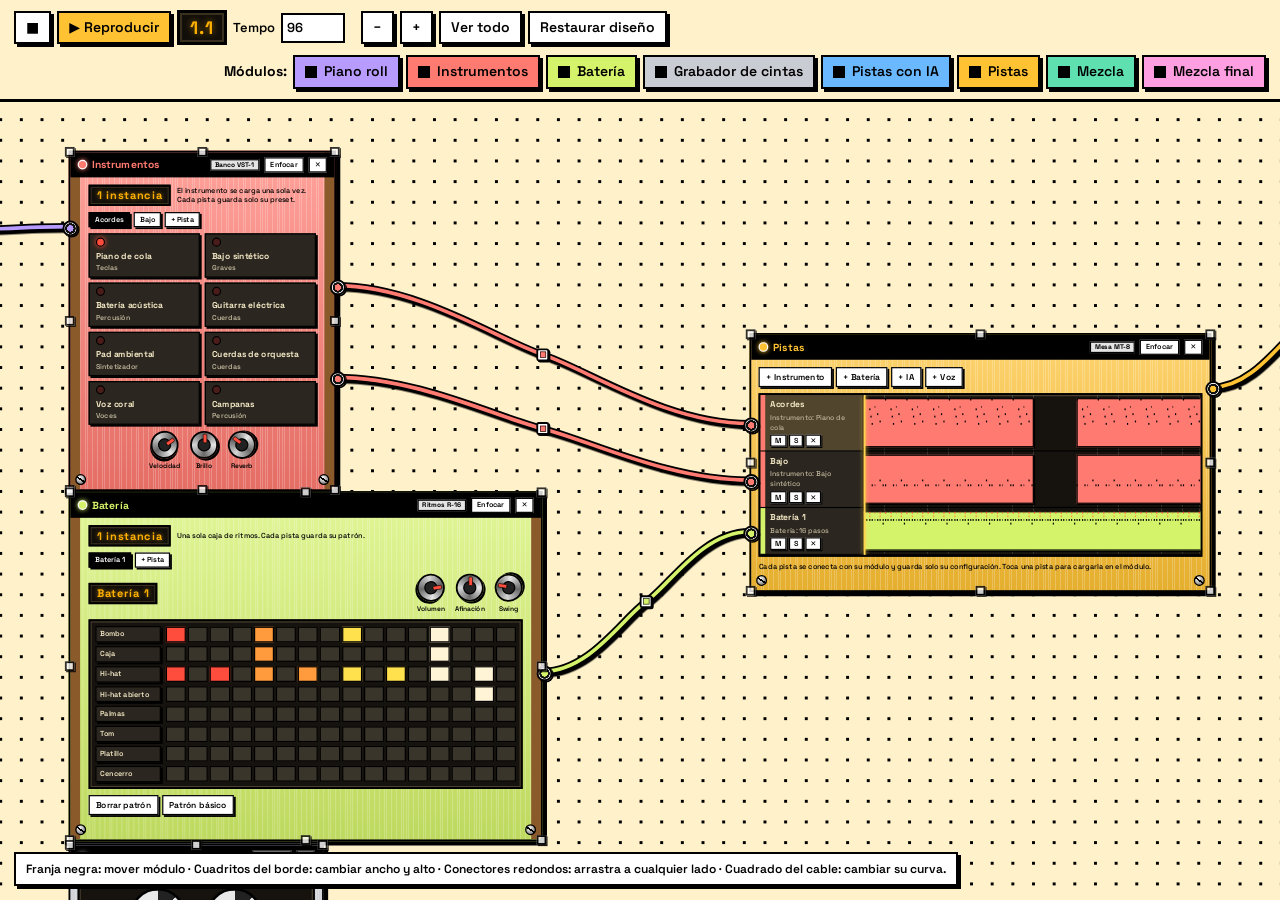
<file: PLANTILLA_DAW.html>
<!DOCTYPE html>
<html lang="es">
<head>
<meta charset="utf-8">
<meta name="viewport" content="width=device-width, initial-scale=1, viewport-fit=cover">
<title>Estudio modular</title>
<link href="https://fonts.googleapis.com/css2?family=Space+Grotesk:wght@400;500;600;700&display=swap" rel="stylesheet">
<style>
:root{--bg:#fff1c9;--pn2:#ffe48a;color-scheme:light;box-sizing:border-box;padding-top:env(safe-area-inset-top,0px);padding-bottom:env(safe-area-inset-bottom,0px)}
*{box-sizing:border-box}html{scroll-padding-top:env(safe-area-inset-top,0px)}
body{margin:0;background:var(--bg);color:#000;font:500 14px/1.4 "Space Grotesk",system-ui,sans-serif;overflow:hidden}
body::before{content:"";position:fixed;inset:0 0 auto;height:env(safe-area-inset-top,0px);background:var(--bg);z-index:10}
button,select,textarea,input{font:inherit;color:#000}
button{background:#fff;border:2px solid #000;border-radius:0;padding:5px 10px;cursor:pointer;font-weight:600;box-shadow:3px 3px 0 #000;transition:transform .08s,box-shadow .08s}
button:hover{background:var(--pn2)}button:active{transform:translate(3px,3px);box-shadow:none}
:focus-visible{outline:3px solid #2a6bff;outline-offset:2px}
header{position:sticky;top:env(safe-area-inset-top,0px);z-index:5;background:var(--bg);border-bottom:3px solid #000;display:flex;flex-wrap:wrap;gap:10px 16px;align-items:center;padding:10px 14px}
.transport,.zoom{display:flex;gap:6px;align-items:center}
.play{background:#ffc233;min-width:100px}
.time,.lcd{background:#120f0a;color:#ffb000;border:3px solid #000;padding:2px 10px;font-weight:700;font-size:18px;letter-spacing:.08em;text-shadow:0 0 7px #ffb00099;text-align:center;box-shadow:inset 0 0 0 2px #3a3020;display:inline-block}
header input{width:64px;background:#fff;border:2px solid #000;padding:4px}
.chips{display:flex;flex-wrap:wrap;gap:6px;margin-left:auto;align-items:center}
.chips::before{content:"Módulos:";font-weight:700}
.chip{display:flex;gap:7px;align-items:center}
.chip i{width:12px;height:12px;border:2px solid #000;background:#fff}
.chip[aria-pressed=true]{background:var(--c)}.chip[aria-pressed=true] i{background:#000}
.chip[aria-pressed=false]::after{content:"+";font-weight:700}
main{position:fixed;left:0;right:0;bottom:0;overflow:hidden;touch-action:none;cursor:grab;background-color:var(--bg);background-image:radial-gradient(#000 1.6px,transparent 1.9px);background-size:34px 34px}
#world{position:absolute;left:0;top:0;transform-origin:0 0}
#cables{position:absolute;left:0;top:0;width:1px;height:1px;overflow:visible;pointer-events:none}
#nodes{position:absolute;left:0;top:0}
.cb{stroke:#000;stroke-width:12;fill:none;stroke-linecap:round;filter:drop-shadow(4px 4px 0 #000)}
.cc{stroke-width:6;fill:none;stroke-linecap:round}
.cf{stroke:#fff;stroke-width:2.5;fill:none;stroke-dasharray:3 16;stroke-linecap:round;opacity:0}
.on .cf{opacity:.95;animation:fl .6s linear infinite}@keyframes fl{to{stroke-dashoffset:-19}}
.panel{position:absolute;min-width:240px;min-height:190px;display:flex;flex-direction:column;border:3px solid #000;box-shadow:7px 7px 0 #000;background-color:var(--c);background-image:repeating-linear-gradient(90deg,rgba(255,255,255,.22) 0 1px,transparent 1px 4px),linear-gradient(180deg,rgba(255,255,255,.3),rgba(0,0,0,.1))}
.panel.hidden{display:none}
.panel::before,.panel::after{content:"";position:absolute;bottom:7px;width:14px;height:14px;border-radius:50%;border:2px solid #000;background:linear-gradient(35deg,transparent 43%,#000 43% 57%,transparent 57%),radial-gradient(circle at 35% 30%,#fff,#a8a8a8 55%,#555)}
.panel::before{left:8px}.panel::after{right:8px}
#p-inst,#p-drums,#p-piano{box-shadow:inset 16px 0 0 #8a5a2b,inset -16px 0 0 #8a5a2b,7px 7px 0 #000}
#p-inst .pb,#p-drums .pb,#p-piano .pb{padding-left:30px;padding-right:30px}
#p-piano{background-color:#1b1c22;background-image:repeating-linear-gradient(90deg,#ffffff0d 0 1px,transparent 1px 4px)}
#p-cinta{background-color:#c9ccd2}
.ph{display:flex;align-items:center;gap:8px;padding:8px 12px;background:#000;color:#fff;cursor:move;user-select:none;touch-action:none}
.ph::before{content:"";width:12px;height:12px;border-radius:50%;background:var(--c);box-shadow:0 0 9px var(--c);border:2px solid #fff}
.ph h2{font-size:17px;margin:0;font-weight:700;flex:1;color:var(--c)}
.ph button{padding:2px 8px;font-size:12px}
.mdl{background:#e4e4e4;color:#000;border:2px solid #000;font-size:11px;font-weight:700;padding:0 6px}
.pb{padding:12px 12px 30px;flex:1;min-width:0;min-height:0;overflow:auto;overscroll-behavior:contain}
.port{position:absolute;width:26px;height:26px;border-radius:50%;background:radial-gradient(circle,var(--c) 0 36%,#111 38% 60%,#d0d0d0 62%);border:3px solid #000;box-shadow:2px 2px 0 #000;z-index:8;pointer-events:auto;cursor:grab;touch-action:none}
.port:hover,.port.moving{outline:3px solid #fff;outline-offset:2px;transform:scale(1.13)}
.port[data-end="from"]{box-shadow:2px 2px 0 #000, inset 0 0 0 1px #fff}
.resize-handle{position:absolute;z-index:9;width:16px;height:16px;background:#fff;border:3px solid #000;box-shadow:2px 2px 0 #000;touch-action:none;opacity:.8}
.panel:hover .resize-handle,.resize-handle:hover{opacity:1;background:#ffc233}
.resize-handle[data-side="nw"]{left:-9px;top:-9px;cursor:nwse-resize}.resize-handle[data-side="n"]{left:calc(50% - 8px);top:-9px;cursor:ns-resize}.resize-handle[data-side="ne"]{right:-9px;top:-9px;cursor:nesw-resize}
.resize-handle[data-side="e"]{right:-9px;top:calc(50% - 8px);cursor:ew-resize}.resize-handle[data-side="se"]{right:-9px;bottom:-9px;cursor:nwse-resize}.resize-handle[data-side="s"]{left:calc(50% - 8px);bottom:-9px;cursor:ns-resize}.resize-handle[data-side="sw"]{left:-9px;bottom:-9px;cursor:nesw-resize}.resize-handle[data-side="w"]{left:-9px;top:calc(50% - 8px);cursor:ew-resize}
#handles{position:absolute;top:0;left:0;pointer-events:none}
.cable-bend{position:absolute;width:21px;height:21px;border:3px solid #000;background:#fff;box-shadow:2px 2px 0 #000;transform:translate(-50%,-50%);border-radius:4px;z-index:12;pointer-events:auto;cursor:move;touch-action:none;display:flex;align-items:center;justify-content:center}
.cable-bend::after{content:"";width:8px;height:8px;background:var(--c);border:1px solid #000}
.cable-bend:hover{background:#ffc233;outline:3px solid #fff;outline-offset:1px}
#help{line-height:1.5}
.hint,.empty{margin:8px 0 0;font-size:12px}
.empty{padding:14px;border:2px dashed #000;background:#ffffff66}
.tb,.tabs,.tbtn,.ybtn,.drb{display:flex;flex-wrap:wrap;gap:6px;margin-bottom:10px}
.tabs button{padding:2px 8px;font-size:12px}.tabs button[aria-pressed=true]{background:#000;color:#fff}
/* pistas */
.scroll{position:relative;overflow-x:auto;background:#16130e;border:3px solid #000;box-shadow:inset 0 0 0 2px #4a4030}
.row{display:grid;grid-template-columns:170px minmax(560px,1fr);border-bottom:2px solid #000}
.th{background:#2b2720;color:#f3e7c4;padding:6px 8px;display:flex;flex-direction:column;gap:3px;cursor:pointer;border-left:8px solid var(--c);border-right:2px solid #000}
.th.sel{background:#51452e}.th small{color:#bdb398}.th b{white-space:nowrap;overflow:hidden;text-overflow:ellipsis}
.ms{display:flex;gap:4px}.ms button{padding:0 6px;font-size:12px;box-shadow:2px 2px 0 #000}.ms button[aria-pressed=true]{background:#ffc233}
.lane{position:relative;min-height:64px;background:repeating-linear-gradient(90deg,transparent 0 calc(6.25% - 1px),rgba(255,255,255,.14) calc(6.25% - 1px) 6.25%)}
.clip{position:absolute;top:5px;bottom:5px;background:var(--c);border:2px solid #000;box-shadow:2px 2px 0 #000}
.mn{position:absolute;width:.34%;height:3px;background:#000}
.mn.d0{background:#ff4d3d}.mn.d1{background:#ff9b3d}.mn.d5{background:#ffe14d}
.wf{position:absolute;top:50%;width:.26%;background:#000;transform:translateY(-50%)}
.muted .clip{opacity:.3}.off .lane{opacity:.3}
.ph-line{position:absolute;top:0;bottom:0;width:3px;background:#ffd34d;box-shadow:0 0 7px #ffd34d;z-index:2;pointer-events:none;transition:left .15s linear}
/* knobs, faders, meters */
.krow{display:flex;gap:16px;justify-content:center;flex-wrap:wrap}
.kn{display:flex;flex-direction:column;align-items:center;gap:4px}.kn small{font-size:11px;font-weight:600}
.knob{width:46px;height:46px;border-radius:50%;background:conic-gradient(#5a5a5a,#e6e6e6,#6a6a6a,#d4d4d4,#5a5a5a);border:3px solid #000;box-shadow:3px 3px 0 #000;position:relative;transform:rotate(var(--r,0deg));cursor:ns-resize;touch-action:none}
.knob::before{content:"";position:absolute;inset:9px;border-radius:50%;background:#222;border:2px solid #000}
.knob::after{content:"";position:absolute;left:50%;top:2px;width:5px;height:13px;margin-left:-2.5px;background:#ff4d3d;border:1px solid #000;border-radius:2px}
.strips{display:flex;gap:8px;overflow-x:auto;padding-bottom:6px}
.strip{background:#d9d2bd;border:2px solid #000;border-top:8px solid var(--c);box-shadow:3px 3px 0 #000;padding:8px;width:84px;flex:none;display:flex;flex-direction:column;align-items:center;gap:6px}
.strip small{max-width:100%;overflow:hidden;text-overflow:ellipsis;white-space:nowrap;font-size:11px}
.fad{display:flex;gap:6px;height:150px}.big .fad{height:190px}
.fad input{writing-mode:vertical-lr;direction:rtl;-webkit-appearance:none;appearance:none;background:transparent;width:32px;cursor:grab}
.fad input::-webkit-slider-runnable-track{width:8px;background:#000}
.fad input::-webkit-slider-thumb{-webkit-appearance:none;width:30px;height:18px;margin-left:-11px;background:#eee linear-gradient(#000,#000) center/100% 3px no-repeat;border:3px solid #000;box-shadow:3px 3px 0 #000}
.fad input::-moz-range-track{width:8px;background:#000}
.fad input::-moz-range-thumb{width:24px;height:12px;background:#eee linear-gradient(#000,#000) center/100% 3px no-repeat;border:3px solid #000;border-radius:0}
.meter{width:12px;background:#120f0a;border:2px solid #000;position:relative;overflow:hidden}.big .meter{width:16px}
.meter span{position:absolute;bottom:0;left:0;right:0;height:var(--h,0%);background:linear-gradient(0deg,#5ee0b0 70%,#ffc233 85%,#ff7a70)}
.meter::after{content:"";position:absolute;inset:0;background:repeating-linear-gradient(0deg,transparent 0 5px,#120f0a 5px 7px)}
.mrow{display:flex;gap:18px;align-items:flex-end;flex-wrap:wrap}.stack{display:flex;flex-direction:column;gap:10px}
.vu{background:#f4e3a3;border:3px solid #000;box-shadow:inset 0 0 0 3px #d9c47a,5px 5px 0 #000;margin:0 0 16px;max-width:260px}.vu svg{display:block;width:100%}
/* piano */
.ytop{display:flex;gap:14px;align-items:center;flex-wrap:wrap;background:linear-gradient(#ececf0,#b4b4be);border:3px solid #000;padding:8px;margin-bottom:10px;box-shadow:3px 3px 0 #000}
.ylcd{background:#0b2547;color:#9fd8ff;border:3px solid #000;padding:6px 10px;min-width:190px;display:flex;flex-direction:column;box-shadow:inset 0 0 0 2px #1d4a85;text-shadow:0 0 6px #4aa8ff88}
.ylcd b{font-size:17px}.ylcd small{font-size:11px;color:#6fb0e8}
.ybtn{max-width:300px;margin:0}.ybtn button{background:#d6d6dc;padding:4px 8px;font-size:12px}.ybtn button[aria-pressed=true]{background:#ffb000}
.roll{display:grid;grid-template-columns:44px repeat(16,1fr);min-width:480px;background:#16130e;border:3px solid #000;box-shadow:inset 0 0 0 2px #4a4030}
.k{font-size:11px;color:#bdb398;padding:0 4px;display:flex;align-items:center;border-bottom:1px solid #ffffff1f}.k.blk{background:#0006}
.cell{box-shadow:none;border:0;border-radius:0;border-bottom:1px solid #ffffff1a;border-left:1px solid #ffffff1a;height:20px;padding:0;background:transparent}
.cell:nth-child(16n+2){border-left-color:#fff6}.cell:hover{background:#ffffff26}.cell:active{transform:none}
.cell.on{background:#b79bff;border:2px solid #000}
.kb{position:relative;display:flex;height:130px;margin-top:12px;border:3px solid #000;background:#000}
.wk{flex:1;min-width:0;border:1px solid #000;border-radius:0 0 4px 4px;background:linear-gradient(#fff,#e6e6e6);box-shadow:none;padding:0;display:flex;align-items:flex-end;justify-content:center;color:#555;font-size:10px}
.wk:hover{background:linear-gradient(#fff,#e6e6e6)}.wk:active,.wk.dn{background:#cfc7ff;transform:none}
.bk{position:absolute;top:0;width:4.4%;height:62%;background:#111;border:1px solid #000;border-radius:0 0 3px 3px;z-index:2;padding:0;box-shadow:none}
.bk:hover{background:#111}.bk:active,.bk.dn{background:#666;transform:none}
/* instrumentos y batería */
.vst{display:flex;gap:10px;align-items:center;margin-bottom:10px;flex-wrap:wrap}.vst small{flex:1;min-width:150px;font-size:12px}
.insts{display:grid;grid-template-columns:repeat(auto-fill,minmax(120px,1fr));gap:8px;margin:10px 0}
.inst{text-align:left;display:flex;flex-direction:column;gap:2px;background:#2b2720;color:#f3e7c4;box-shadow:3px 3px 0 #000}
.inst small{color:#bdb398}.inst::before{content:"";width:11px;height:11px;border-radius:50%;background:#4a1d1a;border:2px solid #000;margin-bottom:4px}
.inst[aria-pressed=true]::before{background:#ff4d3d;box-shadow:0 0 9px #ff4d3d}
.drtop{display:flex;justify-content:space-between;align-items:center;gap:12px;flex-wrap:wrap;margin-bottom:10px}
.seq{background:#16130e;border:3px solid #000;box-shadow:inset 0 0 0 2px #4a4030;padding:8px;display:flex;flex-direction:column;gap:6px}
.sr{display:flex;gap:8px;align-items:center}
.dl{width:108px;flex:none;text-align:left;padding:3px 6px;font-size:12px;background:#2b2720;color:#f3e7c4}
.sc{flex:1;display:grid;grid-template-columns:repeat(16,1fr);gap:3px;min-width:0}
.st{height:26px;min-width:0;padding:0;box-shadow:none;background:#3a352b}.st:hover{background:#4d463a}.st:active{transform:none}
.st.on.g0{background:#ff4d3d}.st.on.g1{background:#ff9b3d}.st.on.g2{background:#ffe14d}.st.on.g3{background:#fff4d6}
.st.cur{outline:3px solid #fff;outline-offset:-4px}
/* cinta */
.reels{display:flex;gap:34px;justify-content:center;padding:14px;background:#16130e;border:3px solid #000;box-shadow:inset 0 0 0 2px #4a4030;margin-bottom:10px}
.reel{width:92px;height:92px;border-radius:50%;border:4px solid #000;background:radial-gradient(circle,#000 0 12%,#d9d9d9 13% 22%,transparent 23%),conic-gradient(#222 0 12%,#e8e8e8 12% 33%,#222 33% 45%,#e8e8e8 45% 66%,#222 66% 78%,#e8e8e8 78% 100%)}
.go .reel{animation:sp 1.1s linear infinite}@keyframes sp{to{transform:rotate(360deg)}}
.tvu{height:12px;background:#120f0a;border:2px solid #000;position:relative;margin:8px 0}.tvu span{position:absolute;inset:0 auto 0 0;width:var(--h,0%);background:linear-gradient(90deg,#5ee0b0 70%,#ffc233 85%,#ff4d3d)}
#rec{background:#ff4d3d;color:#fff}.go #rec{box-shadow:0 0 12px #ff4d3d,3px 3px 0 #000}
/* ia */
label{display:flex;flex-direction:column;gap:4px;font-size:13px;font-weight:600}
textarea,select{background:#fff;border:2px solid #000;border-radius:0;padding:7px;width:100%}
#b-ia textarea{background:#08170f;color:#7dffb0;border:3px solid #000;box-shadow:inset 0 0 14px #000;font-family:ui-monospace,Menlo,monospace;text-shadow:0 0 5px #3aff8a88}
.go2{background:#6ab8ff;padding:8px 12px;box-shadow:4px 4px 0 #000}
#help{position:fixed;left:14px;bottom:calc(14px + env(safe-area-inset-bottom,0px));z-index:4;background:#fff;border:2px solid #000;box-shadow:3px 3px 0 #000;padding:6px 10px;font-size:12px;font-weight:600;max-width:calc(100% - 28px);pointer-events:none}
#toast{position:fixed;left:50%;bottom:calc(60px + env(safe-area-inset-bottom,0px));transform:translateX(-50%);background:#000;color:#fff;padding:8px 14px;box-shadow:4px 4px 0 #ffc233;opacity:0;pointer-events:none;transition:opacity .2s;font-weight:600;z-index:6;max-width:90%}
#toast.show{opacity:1}
@media (prefers-reduced-motion:reduce){.on .cf,.go .reel{animation:none}}
</style>
</head>
<body>
<header>
  <div class="transport">
    <button id="stop" aria-label="Detener">■</button>
    <button id="play" class="play">▶ Reproducir</button>
    <span class="time" id="time">1.1</span>
    <label style="flex-direction:row;align-items:center;gap:6px">Tempo <input id="bpm" type="number" value="96" min="40" max="220"></label>
  </div>
  <div class="zoom"><button id="zo" aria-label="Alejar">−</button><button id="zi" aria-label="Acercar">+</button><button id="za">Ver todo</button><button id="resetLayout" title="Restaurar posiciones, tamaños y cables iniciales">Restaurar diseño</button></div>
  <div class="chips" id="chips"></div>
</header>
<main id="main"><div id="world"><svg id="cables"></svg><div id="nodes"></div><div id="handles"></div></div></main>
<div id="help">Franja negra: mover módulo · Cuadritos del borde: cambiar ancho y alto · Conectores redondos: arrastra a cualquier lado · Cuadrado del cable: cambiar su curva.</div>
<div id="toast" role="status"></div>

<script>
const $=s=>document.querySelector(s),$$=s=>[...document.querySelectorAll(s)];
const PANELS=[['piano','Piano roll','Teclas S-61'],['inst','Instrumentos','Banco VST-1'],['drums','Batería','Ritmos R-16'],['cinta','Grabador de cintas','Cinta RX-2'],['ia','Pistas con IA','Cerebro AI-1'],['pistas','Pistas','Mesa MT-8'],['mezcla','Mezcla','Consola 6C'],['master','Mezcla final','Master VU']];
const PC={pistas:'#ffc233',piano:'#b79bff',mezcla:'#5ee0b0',inst:'#ff7a70',ia:'#6ab8ff',master:'#ff9ee0',drums:'#d4f26a',cinta:'#c9ccd2'};
const POS={piano:[0,0,780],ia:[0,800,380],inst:[1080,0,440],drums:[1080,560,780],cinta:[1080,1140,420],pistas:[2200,300,760],mezcla:[3260,100,560],master:[4120,260,380]};
const DEFAULT_POS=JSON.parse(JSON.stringify(POS));
const PORT_OVERRIDE={},BENDS={};
const LAYOUT_KEY='allforone-estudio-modular-layout-v2';
const clamp=(v,a,b)=>Math.max(a,Math.min(b,v));
function loadLayout(){try{const saved=JSON.parse(localStorage.getItem(LAYOUT_KEY)||'null');if(!saved)return;
 for(const id of Object.keys(POS)){const q=saved.pos?.[id];if(Array.isArray(q)&&q.length>=3&&q.slice(0,3).every(Number.isFinite)){POS[id]=[clamp(q[0],-15000,15000),clamp(q[1],-15000,15000),clamp(q[2],240,5000)];if(Number.isFinite(q[3]))POS[id][3]=clamp(q[3],190,4000)}}
 for(const [k,v] of Object.entries(saved.ports||{}))if(v&&['top','bottom','left','right'].includes(v.side)&&Number.isFinite(v.u))PORT_OVERRIDE[k]={side:v.side,u:clamp(v.u,.03,.97)};
 for(const [k,v] of Object.entries(saved.bends||{}))if(v&&Number.isFinite(v.x)&&Number.isFinite(v.y))BENDS[k]={x:clamp(v.x,-15000,15000),y:clamp(v.y,-15000,15000)};
 }catch(e){console.warn('No se pudo restaurar el diseño',e)}}
function saveLayout(){try{localStorage.setItem(LAYOUT_KEY,JSON.stringify({pos:POS,ports:PORT_OVERRIDE,bends:BENDS}))}catch(e){console.warn('No se pudo guardar el diseño',e)}}
function resetLayout(){for(const id of Object.keys(DEFAULT_POS)){POS[id]=DEFAULT_POS[id].slice();const el=$('#p-'+id);if(el){const o=POS[id];el.style.left=o[0]+'px';el.style.top=o[1]+'px';el.style.width=o[2]+'px';el.style.height=''}}for(const k in PORT_OVERRIDE)delete PORT_OVERRIDE[k];for(const k in BENDS)delete BENDS[k];sync();fit(['inst','drums','pistas']);saveLayout();toast('Diseño original restaurado')}
const SRC={inst:'inst',drum:'drums',ia:'ia',voz:'cinta'},TN={inst:'Instrumento',drum:'Batería',ia:'IA',voz:'Voz'};
const INSTS=[['Piano de cola','Teclas'],['Bajo sintético','Graves'],['Batería acústica','Percusión'],['Guitarra eléctrica','Cuerdas'],['Pad ambiental','Sintetizador'],['Cuerdas de orquesta','Cuerdas'],['Voz coral','Voces'],['Campanas','Percusión']];
const WV=['triangle','sawtooth','square','sawtooth','sine','sawtooth','sine','triangle'];
const NOTES=['C5','B4','A#4','A4','G#4','G4','F#4','F4','E4','D#4','D4','C#4','C4'];
const BASE=[523.25,493.88,466.16,440,415.3,392,369.99,349.23,329.63,311.13,293.66,277.18,261.63];
const DN=['Bombo','Caja','Hi-hat','Hi-hat abierto','Palmas','Tom','Platillo','Cencerro'];
const DRAFT={inst:{},drum:{},ia:{prompt:'',style:'Lo-fi',cre:60,den:40},voz:{}};
let tracks=[],sel=null,act={inst:null,drum:null,ia:null,voz:null},playing=false,step=-1,master=85,limiter=true,hidden={},oct=4,sus=false,uid=0,PRY=[],VW={tx:0,ty:0,z:1},drag=null,Z=5,dnext=0,rc=null;
const KV={};
const T=ty=>act[ty];
const cfgOf=ty=>(act[ty]||{cfg:DRAFT[ty]}).cfg;
const pos=()=>step<0?0:(step%256)/256*100;
const audible=t=>!t.mute&&(!tracks.some(x=>x.solo)||t.solo);
const inClip=(t,b)=>t.clips.some(c=>b*6.25>=c[0]-.01&&b*6.25<c[0]+c[1]-.01);
function toast(t){const e=$('#toast');e.textContent=t;e.className='show';clearTimeout(toast.t);toast.t=setTimeout(()=>e.className='',2400)}
function AC(){if(!AC.c)AC.c=new(window.AudioContext||window.webkitAudioContext)();if(AC.c.state=='suspended')AC.c.resume();return AC.c}

/* pistas: cada una guarda solo su configuración */
function mk(type,name){const t={id:++uid,type,name,vol:70,mute:0,solo:0,clips:[],cfg:{},roll:{},pat:{}};
 if(type=='inst'){t.cfg={v:0,vel:70,bri:50,rev:30};t.clips=[[0,50],[62.5,37.5]]}
 if(type=='drum'){t.cfg={vol:80,tun:50,sw:20};t.clips=[[0,100]]}
 if(type=='ia')t.cfg={prompt:'',style:'Lo-fi',cre:60,den:40};
 return t}
function addT(type){const n=tracks.filter(t=>t.type==type).length+1,t=mk(type,TN[type]+' '+n);tracks.push(t);if(type=='drum')basic(t);if(hidden[SRC[type]])setHidden(SRC[type],false);pick(t);return t}
function basic(t){t.pat={};[0,4,8,12].forEach(s=>t.pat['0-'+s]=1);[4,12].forEach(s=>t.pat['1-'+s]=1);[0,2,4,6,8,10,12,14].forEach(s=>t.pat['2-'+s]=1);t.pat['3-14']=1}
function pick(t){sel=t;act[t.type]=t;refresh()}
function delT(i){tracks.splice(i,1);for(const ty in act)if(!tracks.includes(act[ty]))act[ty]=tracks.find(x=>x.type==ty)||null;if(!tracks.includes(sel))sel=tracks[0]||null;refresh()}
function refresh(){pistas();piano();inst();drums();ia();cinta();mezcla()}
{const a=mk('inst','Acordes'),b=mk('inst','Bajo'),d=mk('drum','Batería 1');b.cfg.v=1;b.clips=[[0,50],[62.5,37.5]];
 [[0,0],[4,4],[7,5],[10,6],[3,8],[6,10],[9,12]].forEach(([r,c])=>a.roll[r+'-'+c]=1);
 [[12,0],[12,6],[12,8],[10,12],[12,14]].forEach(([r,c])=>b.roll[r+'-'+c]=1);basic(d);
 tracks=[a,b,d];act.inst=a;act.drum=d;sel=a}

function sub(t){if(hidden[SRC[t.type]])return 'módulo desconectado';if(t.type=='inst')return INSTS[t.cfg.v][0];if(t.type=='drum')return '16 pasos';if(t.type=='ia')return t.cfg.style;return t.rec?fmt(t.rec.dur):'sin toma'}
function fmt(s){s=Math.round(s);return String(Math.floor(s/60)).padStart(2,'0')+':'+String(s%60).padStart(2,'0')}
function lane(t){let h=t.clips.map(c=>`<div class="clip" style="left:${c[0]}%;width:${c[1]}%"></div>`).join('');
 t.clips.forEach(c=>{const b0=Math.round(c[0]/6.25),b1=Math.round((c[0]+c[1])/6.25);
  if(t.type=='inst'||t.type=='drum')for(let b=b0;b<b1;b++)for(const k in(t.type=='inst'?t.roll:t.pat)){const[r,s]=k.split('-');h+=`<i class="mn${t.type=='drum'?' d'+r:''}" style="left:${b*6.25+s*6.25/16}%;top:${t.type=='drum'?6+r*6:6+r*4}px"></i>`}
  if(t.type=='voz'&&t.rec){const p=t.rec.peaks,n=Math.max(1,Math.round(c[1]*3));for(let j=0;j<n;j++){const v=p[Math.floor(j/n*p.length)]||0;h+=`<i class="wf" style="left:${c[0]+c[1]*j/n}%;height:${4+v*44}px"></i>`}}});
 return h}
function pistas(){
 let h='<div class="tb">'+['inst','drum','ia','voz'].map(ty=>`<button data-add="${ty}">+ ${TN[ty]}</button>`).join('')+'</div><div class="scroll"><div class="ph-line" id="head"></div>';
 tracks.forEach((t,i)=>h+=`<div class="row${t.mute?' muted':''}${hidden[SRC[t.type]]?' off':''}" data-ti="${i}" style="--c:${PC[SRC[t.type]]}"><div class="th${t===sel?' sel':''}" data-t="${i}"><b>${t.name}</b><small>${TN[t.type]}: ${sub(t)}</small><span class="ms"><button data-m="${i}" aria-pressed="${!!t.mute}" aria-label="Silenciar">M</button><button data-s="${i}" aria-pressed="${!!t.solo}" aria-label="Solo">S</button><button data-del="${i}" aria-label="Quitar pista">✕</button></span></div><div class="lane">${lane(t)}</div></div>`);
 if(!tracks.length)h+='<p class="empty" style="margin:8px;color:#f3e7c4;border-color:#f3e7c4">Sin pistas. Agrega una arriba.</p>';
 $('#b-pistas').innerHTML=h+'</div><p class="hint">Cada pista se conecta con su módulo y guarda solo su configuración. Toca una pista para cargarla en el módulo.</p>';
 movHead();sync()}
function movHead(){const h=$('#head');if(h)h.style.left=(170+(h.parentNode.scrollWidth-170)*pos()/100)+'px'}

/* Conexiones automáticas. Los extremos pueden colocarse en cualquier lado del perímetro
   y el punto intermedio se puede arrastrar para orientar libremente el cable. */
function layoutPorts(){const p=$('#p-pistas');if(!p)return;const pr=p.getBoundingClientRect();PRY=[];$$('#p-pistas .row').forEach(r=>{const b=r.getBoundingClientRect();PRY[+r.dataset.ti]=(b.top-pr.top+b.height/2)/VW.z})}
function links(){const L=[],sources={};
 if(!hidden.piano&&!hidden.inst)L.push({key:'piano-inst',f:'piano',t:'inst',c:PC.piano});
 tracks.forEach((t,i)=>{const s=SRC[t.type];if(!hidden[s]&&!hidden.pistas&&PRY[i]!=null){const slot=sources[s]||0;sources[s]=slot+1;L.push({key:'track-'+t.id,f:s,t:'pistas',i,slot,c:PC[s]})}});
 L.forEach(l=>{if(l.i!==undefined)l.total=sources[l.f]});
 if(!hidden.pistas&&!hidden.mezcla)L.push({key:'pistas-mezcla',f:'pistas',t:'mezcla',c:PC.pistas});
 if(!hidden.mezcla&&!hidden.master)L.push({key:'mezcla-master',f:'mezcla',t:'master',c:PC.mezcla});return L}
function panelGeometry(id){const o=POS[id],el=$('#p-'+id);return {x:o[0],y:o[1],w:o[2],h:el?el.offsetHeight:(o[3]||300)}}
function defaultPin(l,end){if(end==='from')return {side:'right',u:l.i!==undefined ? clamp(.12+.76*(l.slot+1)/(l.total+1),.08,.92):.21};
 if(l.t==='pistas'&&l.i!==undefined){const g=panelGeometry('pistas');return {side:'left',u:clamp((PRY[l.i]||40)/g.h,.05,.95)}}
 return {side:'left',u:.21}}
function anchor(l,end){const id=end==='from'?l.f:l.t,g=panelGeometry(id),p=PORT_OVERRIDE[l.key+':'+end]||defaultPin(l,end),u=clamp(p.u,.03,.97);
 let px=0,py=0,nx=0,ny=0;
 if(p.side==='left'){py=g.h*u;nx=-1}else if(p.side==='right'){px=g.w;py=g.h*u;nx=1}else if(p.side==='top'){px=g.w*u;ny=-1}else{px=g.w*u;py=g.h;ny=1}
 return {x:g.x+px,y:g.y+py,px,py,nx,ny,side:p.side,u}}
function cableShape(a,b,m){const d1=Math.hypot(m.x-a.x,m.y-a.y),d2=Math.hypot(b.x-m.x,b.y-m.y),dl=Math.max(1,Math.hypot(b.x-a.x,b.y-a.y));
 const tx=(b.x-a.x)/dl,ty=(b.y-a.y)/dl;
 const aa=clamp(d1*.38,18,210),bb=clamp(d2*.38,18,210);
 const c1={x:a.x+a.nx*aa,y:a.y+a.ny*aa};const c2={x:m.x-tx*clamp(d1*.22,12,90),y:m.y-ty*clamp(d1*.22,12,90)};
 const c3={x:m.x+tx*clamp(d2*.22,12,90),y:m.y+ty*clamp(d2*.22,12,90)};const c4={x:b.x+b.nx*bb,y:b.y+b.ny*bb};
 return `M${a.x} ${a.y} C${c1.x} ${c1.y} ${c2.x} ${c2.y} ${m.x} ${m.y} C${c3.x} ${c3.y} ${c4.x} ${c4.y} ${b.x} ${b.y}`}
function sync(){layoutPorts();$$('.port').forEach(x=>x.remove());links().forEach(l=>{
 for(const end of ['from','to']){const id=end==='from'?l.f:l.t,e=document.createElement('i');e.className='port';e.dataset.key=l.key;e.dataset.end=end;e.title='Arrastra para cambiar este conector a cualquier lado del módulo';e.setAttribute('role','button');e.setAttribute('aria-label','Mover conector '+(end==='from'?'de salida':'de entrada'));e.style.setProperty('--c',l.c);$('#p-'+id).appendChild(e)}});drawCables()}
function drawCables(){const ls=links(),byKey=new Map(ls.map(l=>[l.key,l]));let s='',h='';
 for(const l of ls){const a=anchor(l,'from'),b=anchor(l,'to'),m=BENDS[l.key]||{x:(a.x+b.x)/2,y:(a.y+b.y)/2},d=cableShape(a,b,m);
 s+=`<path class="cb" d="${d}"/><path class="cc" d="${d}" style="stroke:${l.c}"/><path class="cf" d="${d}"/>`;
 h+=`<i class="cable-bend" data-key="${l.key}" title="Arrastra para curvar este cable en cualquier dirección" style="left:${m.x}px;top:${m.y}px;--c:${l.c}"></i>`}
 $('#cables').innerHTML=s;$('#handles').innerHTML=h;
 $$('.port').forEach(p=>{const l=byKey.get(p.dataset.key);if(!l)return;const a=anchor(l,p.dataset.end);p.style.left=(a.px-13)+'px';p.style.top=(a.py-13)+'px'})}
function worldPoint(clientX,clientY){const r=$('#main').getBoundingClientRect();return {x:(clientX-r.left-VW.tx)/VW.z,y:(clientY-r.top-VW.ty)/VW.z}}
function nearestPin(id,x,y){const g=panelGeometry(id),rx=x-g.x,ry=y-g.y;
 const opts=[{side:'left',d:Math.abs(rx),u:ry/g.h},{side:'right',d:Math.abs(rx-g.w),u:ry/g.h},{side:'top',d:Math.abs(ry),u:rx/g.w},{side:'bottom',d:Math.abs(ry-g.h),u:rx/g.w}];
 opts.sort((a,b)=>a.d-b.d);return {side:opts[0].side,u:clamp(opts[0].u,.03,.97)}}

/* perillas */
const kget=(k,ty)=>ty?cfgOf(ty)[k]:KV[k];
const kset=(k,ty,v)=>{if(ty)cfgOf(ty)[k]=v;else KV[k]=v};
function knob(k,l,ty,d){let v=kget(k,ty);if(v===undefined){v=d;kset(k,ty,d)}return `<div class="kn"><div class="knob" data-k="${k}" data-ty="${ty||''}" role="slider" tabindex="0" aria-label="${l}" aria-valuemin="0" aria-valuemax="100" aria-valuenow="${Math.round(v)}" style="--r:${-135+v*2.7}deg"></div><small>${l}</small></div>`}
function setK(e,n){n=Math.max(0,Math.min(100,n));kset(e.dataset.k,e.dataset.ty,n);e.style.setProperty('--r',(-135+n*2.7)+'deg');e.setAttribute('aria-valuenow',Math.round(n))}

/* sonido */
function note(t,f,d){try{const a=AC(),o=a.createOscillator(),g=a.createGain(),fl=a.createBiquadFilter(),L=sus?1.4:(d||.4);o.type=WV[t.cfg.v];o.frequency.value=f;fl.frequency.value=400+t.cfg.bri*60;g.gain.value=Math.max(.05,t.cfg.vel/100)*t.vol/100*master/100*.25;g.gain.exponentialRampToValueAtTime(.001,a.currentTime+L);o.connect(fl);fl.connect(g);g.connect(a.destination);o.start();o.stop(a.currentTime+L)}catch(e){}}
function nz(a,d){const b=a.createBuffer(1,Math.ceil(a.sampleRate*d),a.sampleRate),x=b.getChannelData(0);for(let i=0;i<x.length;i++)x[i]=Math.random()*2-1;const s=a.createBufferSource();s.buffer=b;return s}
function drum(t,i){try{const a=AC(),n=a.currentTime,c=t.cfg,v=c.vol/100*t.vol/100*master/100,k=Math.pow(2,(c.tun-50)/50),g=a.createGain();g.connect(a.destination);
 if(i==0||i==5){const o=a.createOscillator();o.frequency.setValueAtTime((i?170:150)*k,n);o.frequency.exponentialRampToValueAtTime((i?90:45)*k,n+.15);g.gain.setValueAtTime(v,n);g.gain.exponentialRampToValueAtTime(.001,n+(i?.3:.45));o.connect(g);o.start(n);o.stop(n+.5)}
 else if(i==7){[560*k,845*k].forEach(fr=>{const o=a.createOscillator();o.type='square';o.frequency.value=fr;o.connect(g);o.start(n);o.stop(n+.25)});g.gain.setValueAtTime(v*.3,n);g.gain.exponentialRampToValueAtTime(.001,n+.2)}
 else{const de=[0,.18,.05,.3,.12,0,.9][i],s=nz(a,1),f=a.createBiquadFilter();f.type=i==4?'bandpass':'highpass';f.frequency.value=[0,1200,7000,7000,1500,0,5000][i]*k;s.connect(f);f.connect(g);g.gain.setValueAtTime(v,n);g.gain.exponentialRampToValueAtTime(.001,n+de);s.start(n);s.stop(n+de+.05)}}catch(e){}}

/* piano roll con teclado */
function keys(){const W=['C','D','E','F','G','A','B'],S=[0,2,4,5,7,9,11];let h='<div class="kb">';
 for(let i=0;i<14;i++){const o=oct+Math.floor(i/7);h+=`<button class="wk" data-n="${12*(o+1)+S[i%7]}" aria-label="${W[i%7]}${o}"><span>${i%7?'':'C'+o}</span></button>`}
 for(let i=0;i<13;i++){const m=i%7;if(m==2||m==6)continue;h+=`<button class="bk" data-n="${12*(oct+1+Math.floor(i/7))+S[m]+1}" aria-label="Sostenido" style="left:${(i+1)*100/14-2.2}%"></button>`}return h+'</div>'}
function piano(){const t=T('inst');
 if(!t){$('#b-piano').innerHTML='<p class="empty" style="color:#fff;border-color:#fff">No hay pista de instrumento. El piano roll edita el MIDI de la pista activa.</p><button data-add="inst">+ Pista de instrumento</button>';return}
 let h=`<div class="ytop"><div class="ylcd"><small>MIDI de: ${t.name}</small><b>${String(t.cfg.v+1).padStart(3,'0')} ${INSTS[t.cfg.v][0]}</b><small>Octava ${oct}${sus?', sostenido':''}</small></div><div class="ybtn"><button data-vc="-1">◀ Voz</button><button data-vc="1">Voz ▶</button><button data-oc="-1">Octava −</button><button data-oc="1">Octava +</button><button id="sus" aria-pressed="${sus}">Sostenido</button></div></div><div class="roll">`;
 NOTES.forEach((n,r)=>{h+=`<div class="k${n.includes('#')?' blk':''}">${n}</div>`;for(let s=0;s<16;s++)h+=`<button class="cell${t.roll[r+'-'+s]?' on':''}" data-r="${r}" data-c="${s}" aria-label="${n} paso ${s+1}"></button>`});
 $('#b-piano').innerHTML=h+'</div>'+keys()+'<div style="margin-top:10px"><button id="clr">Borrar notas</button></div>'}

/* módulos de instancia única: cargan la configuración de la pista activa */
function tabs(ty){const ids=tracks.map((t,i)=>t.type==ty?i:-1).filter(i=>i>=0);return `<div class="tabs">${ids.map(i=>`<button data-t="${i}" aria-pressed="${tracks[i]===act[ty]}">${tracks[i].name}</button>`).join('')}<button data-add="${ty}">+ Pista</button></div>`}
function inst(){const t=T('inst');
 let h='<div class="vst"><b class="lcd">1 instancia</b><small>El instrumento se carga una sola vez. Cada pista guarda solo su preset.</small></div>'+tabs('inst');
 if(!t){$('#b-inst').innerHTML=h+'<p class="empty">Crea una pista de instrumento para cargar su preset.</p>';return}
 h+=`<div class="insts">${INSTS.map((x,i)=>`<button class="inst" data-i="${i}" aria-pressed="${t.cfg.v==i}"><b>${x[0]}</b><small>${x[1]}</small></button>`).join('')}</div><div class="krow">${knob('vel','Velocidad','inst',70)+knob('bri','Brillo','inst',50)+knob('rev','Reverb','inst',30)}</div>`;
 $('#b-inst').innerHTML=h}
function drums(){const t=T('drum');
 let h='<div class="vst"><b class="lcd">1 instancia</b><small>Una sola caja de ritmos. Cada pista guarda su patrón.</small></div>'+tabs('drum');
 if(!t){$('#b-drums').innerHTML=h+'<p class="empty">Crea una pista de batería para editar su patrón.</p>';return}
 h+=`<div class="drtop"><b class="lcd">${t.name}</b><div class="krow">${knob('vol','Volumen','drum',80)+knob('tun','Afinación','drum',50)+knob('sw','Swing','drum',20)}</div></div><div class="seq">`;
 DN.forEach((n,i)=>{h+=`<div class="sr"><button class="dl" data-dp="${i}">${n}</button><div class="sc">`;for(let s=0;s<16;s++)h+=`<button class="st g${s>>2}${t.pat[i+'-'+s]?' on':''}" data-dr="${i}" data-ds="${s}" aria-label="${n} paso ${s+1}"></button>`;h+='</div></div>'});
 $('#b-drums').innerHTML=h+'</div><div class="drb" style="margin-top:10px"><button id="dclr">Borrar patrón</button><button id="dpre">Patrón básico</button></div>'}
function ia(){const t=T('ia'),c=cfgOf('ia');
 $('#b-ia').innerHTML=`<div class="vst"><b class="lcd">1 modelo</b><small>Un solo modelo. Cada pista de IA guarda su descripción y estilo.</small></div>${tabs('ia')}<div class="stack"><label>Describe lo que quieres<textarea id="pr" rows="3" placeholder="Línea de bajo oscura con swing">${c.prompt}</textarea></label><label>Estilo<select id="st">${['Lo-fi','Funk','Ambient','Rock','Electrónica'].map(s=>`<option${s==c.style?' selected':''}>${s}</option>`).join('')}</select></label><div class="krow">${knob('cre','Creatividad','ia',60)+knob('den','Densidad','ia',40)}</div><div class="tb" style="margin:0"><button class="go2" id="gen">Generar pista nueva</button>${t?'<button id="regen">Regenerar la activa</button>':''}</div><p class="hint">Demostración: agrega clips de ejemplo. Aquí conectas tu modelo.</p></div>`}
function genClips(den){const cl=[];let x=0;while(x<90){const l=12.5*(1+Math.floor(Math.random()*2));cl.push([x,Math.min(l,100-x)]);x+=l+12.5*Math.floor(Math.random()*(1+(100-den)/50))}return cl}

/* grabador de cintas */
function cinta(){const t=T('voz');
 $('#b-cinta').innerHTML=`<div class="reels"><div class="reel"></div><div class="reel"></div></div><div class="vst"><b class="lcd" id="tcnt">${t&&t.rec?fmt(t.rec.dur):'00:00'}</b><small>${t?'Pista armada: '+t.name:'Crea una pista de voz para grabar.'}</small></div>${tabs('voz')}<div class="tvu"><span id="tvu"></span></div><div class="tbtn"><button id="rec">● Grabar</button><button id="rstop">■ Parar</button><button id="rplay">▶ Escuchar toma</button></div><p class="hint">La toma se guarda en la pista y se ve como onda. Pide permiso al micrófono.</p>`}
async function recStart(){const t=T('voz');if(!t){toast('Crea una pista de voz primero');return}if(rc)return;
 rc={t,peaks:[],t0:performance.now()};$('#p-cinta').classList.add('go');
 try{const st=await navigator.mediaDevices.getUserMedia({audio:true}),mr=new MediaRecorder(st),ch=[],a=AC(),an=a.createAnalyser();an.fftSize=256;a.createMediaStreamSource(st).connect(an);rc.an=an;rc.mr=mr;mr.ondataavailable=e=>ch.push(e.data);mr.onstop=()=>{st.getTracks().forEach(x=>x.stop());if(rc)rc.blob=new Blob(ch,{type:mr.mimeType});finish()};mr.start()}
 catch(e){toast('Micrófono no disponible aquí: grabo una toma de demostración')}
 const r=rc;r.iv=setInterval(()=>{let v=0;if(r.an){const d=new Uint8Array(r.an.fftSize);r.an.getByteTimeDomainData(d);for(const x of d)v=Math.max(v,Math.abs(x-128)/128)}else v=.2+.6*Math.abs(Math.sin(performance.now()/300))*Math.random();r.peaks.push(Math.min(1,v*1.6));const m=$('#tvu');if(m)m.style.setProperty('--h',Math.min(100,v*160)+'%');const c=$('#tcnt');if(c)c.textContent=fmt((performance.now()-r.t0)/1000)},100)}
function recStop(){if(!rc)return;clearInterval(rc.iv);if(rc.mr&&rc.mr.state!='inactive')rc.mr.stop();else finish()}
function finish(){if(!rc)return;const r=rc;rc=null;clearInterval(r.iv);const t=r.t,dur=(performance.now()-r.t0)/1000,st=Math.floor(pos()/6.25)*6.25;t.rec={url:r.blob?URL.createObjectURL(r.blob):null,peaks:r.peaks,dur};t.clips=[[st,Math.min(100-st,Math.max(6.25,dur*2.5))]];$('#p-cinta').classList.remove('go');cinta();pistas();toast('Toma guardada en '+t.name)}

/* mezcla */
function mezcla(){$('#b-mezcla').innerHTML='<div class="strips">'+tracks.map((t,i)=>`<div class="strip" style="--c:${PC[SRC[t.type]]}"><small>${t.name}</small>${knob('pan'+i,'Pan',null,50)}<div class="fad"><input type="range" min="0" max="100" value="${t.vol}" data-v="${i}" aria-label="Volumen ${t.name}"><div class="meter"><span data-mt="${i}"></span></div></div><span>${t.vol}</span></div>`).join('')+'</div>'+(tracks.length?'':'<p class="empty">Sin pistas.</p>')}
function vuSvg(){let t='';[-50,-37.5,-25,-12.5,0,12.5,25,37.5,50].forEach(a=>t+=`<line x1="100" y1="${a%25?24:20}" x2="100" y2="30" transform="rotate(${a} 100 105)"/>`);return `<div class="vu"><svg viewBox="0 0 200 115" aria-label="Medidor VU"><g stroke="#000" stroke-width="2" fill="none"><path d="M38.7 53.6A80 80 0 0 1 161.3 53.6"/>${t}<path d="M133.8 32.5A80 80 0 0 1 161.3 53.6" stroke="#d0221a" stroke-width="6"/></g><text x="100" y="88" text-anchor="middle" font-size="15" font-weight="700">VU</text><line id="needle" x1="100" y1="105" x2="100" y2="28" stroke="#000" stroke-width="3" style="transform-origin:100px 105px;transform:rotate(-50deg);transition:transform .1s ease-out"/><circle cx="100" cy="105" r="7"/></svg></div>`}
function masterP(){$('#b-master').innerHTML=vuSvg()+`<div class="mrow big"><div class="fad"><input type="range" min="0" max="100" value="${master}" id="mv" aria-label="Volumen master"><div class="meter"><span data-mt="L"></span></div><div class="meter"><span data-mt="R"></span></div></div><div class="stack"><b id="mval" class="lcd" style="font-size:24px">${master}</b><div class="krow">${knob('drive','Saturación',null,30)+knob('tone','Tono',null,50)}</div><button id="lim" aria-pressed="${limiter}">Limitador: ${limiter?'activo':'apagado'}</button><button id="exp">Exportar mezcla</button></div></div>`}

/* reloj único: tempo, cursor, MIDI y batería sincronizados */
function tick(){const s=step%16,b=step>>4;
 tracks.forEach(t=>{if(!audible(t)||hidden[SRC[t.type]]||!inClip(t,b))return;
  if(t.type=='inst'){for(const k in t.roll){const[r,c]=k.split('-');if(+c==s)note(t,BASE[+r],.3)}}
  else if(t.type=='drum')for(let i=0;i<8;i++)if(t.pat[i+'-'+s])drum(t,i)});
 $('#time').textContent=(b+1)+'.'+((s>>2)+1);movHead();meters(1);
 $$('.st.cur').forEach(x=>x.classList.remove('cur'));$$(`.st[data-ds="${s}"]`).forEach(x=>x.classList.add('cur'))}
setInterval(()=>{if(!playing){dnext=0;return}const n=performance.now();if(!dnext||n-dnext>500)dnext=n;while(n>=dnext){step=(step+1)%256;tick();dnext+=60000/(+$('#bpm').value||96)/4}},25);
function meters(on){const b=step>>4;$$('[data-mt]').forEach(m=>{const k=m.dataset.mt;let v=0;if(on){if(k=='L'||k=='R'){v=master*(.45+Math.random()*.5);if(limiter)v=Math.min(v,92)}else{const t=tracks[+k];if(t&&audible(t)&&inClip(t,b))v=t.vol*(.4+Math.random()*.55)}}m.style.setProperty('--h',v+'%');if(k=='L'){const n=$('#needle');if(n)n.style.transform=`rotate(${-50+v*1.05}deg)`}})}

/* lienzo infinito */
function view(){$('#world').style.transform=`translate(${VW.tx}px,${VW.ty}px) scale(${VW.z})`;const m=$('#main').style,s=34*VW.z;m.backgroundSize=s+'px '+s+'px';m.backgroundPosition=VW.tx+'px '+VW.ty+'px'}
const vis=()=>PANELS.map(p=>p[0]).filter(i=>!hidden[i]);
function fit(ids){if(!ids.length)return;const r=$('#main').getBoundingClientRect();let a=1e9,b=1e9,c=-1e9,d=-1e9;ids.forEach(i=>{const o=POS[i],h=$('#p-'+i).offsetHeight;a=Math.min(a,o[0]);b=Math.min(b,o[1]);c=Math.max(c,o[0]+o[2]);d=Math.max(d,o[1]+h)});const z=Math.max(.2,Math.min(1,r.width/(c-a+160),r.height/(d-b+160)));VW.z=z;VW.tx=(r.width-(c-a)*z)/2-a*z;VW.ty=(r.height-(d-b)*z)/2-b*z;view()}
function zoomAt(f,cx,cy){const r=$('#main').getBoundingClientRect(),z=Math.max(.2,Math.min(1.6,VW.z*f));f=z/VW.z;const mx=cx-r.left,my=cy-r.top;VW.tx=mx-(mx-VW.tx)*f;VW.ty=my-(my-VW.ty)*f;VW.z=z;view()}
function vpTop(){$('#main').style.top=$('header').getBoundingClientRect().bottom+'px'}
function chips(){$('#chips').innerHTML=PANELS.map(([id,n])=>`<button class="chip" data-p="${id}" style="--c:${PC[id]}" aria-pressed="${!hidden[id]}"><i></i>${n}</button>`).join('')}
function setHidden(id,b){hidden[id]=b;$('#p-'+id).classList.toggle('hidden',b);chips();if(!b)fit([id]);pistas()}
const GRIPS=['nw','n','ne','e','se','s','sw','w'];
function build(){chips();
  $('#nodes').innerHTML=PANELS.map(([id,n,m])=>{const o=POS[id];return `<section class="panel" id="p-${id}" style="--c:${PC[id]};left:${o[0]}px;top:${o[1]}px;width:${o[2]}px;${o[3]?'height:'+o[3]+'px;':''}"><div class="ph" data-drag="${id}"><h2>${n}</h2><span class="mdl">${m}</span><button data-f="${id}">Enfocar</button><button data-h="${id}" aria-label="Quitar ${n}">✕</button></div><div class="pb" id="b-${id}"></div>${GRIPS.map(side=>`<i class="resize-handle" data-side="${side}" data-id="${id}" title="Redimensionar ${n}: ${side}"></i>`).join('')}</section>`}).join('');
  vpTop();masterP();refresh();fit(['inst','drums','pistas']);sync()}

/* eventos */
document.addEventListener('click',e=>{const b=e.target.closest('button,.th');if(!b)return;const d=b.dataset,id=b.id,t0=T('inst'),td=T('drum');
 if(d.p)setHidden(d.p,!hidden[d.p]);else if(d.h)setHidden(d.h,true);else if(d.f)fit([d.f]);
 else if(d.add)addT(d.add);else if(d.del!==undefined)delT(+d.del);
 else if(d.m!==undefined){tracks[+d.m].mute=!tracks[+d.m].mute;pistas()}
 else if(d.s!==undefined){tracks[+d.s].solo=!tracks[+d.s].solo;pistas()}
 else if(d.t!==undefined)pick(tracks[+d.t]);
 else if(d.r!==undefined&&t0){const k=d.r+'-'+d.c;if(t0.roll[k])delete t0.roll[k];else{t0.roll[k]=1;note(t0,BASE[+d.r])}b.classList.toggle('on');pistas()}
 else if(d.i!==undefined&&t0){t0.cfg.v=+d.i;inst();piano();pistas();note(t0,440)}
 else if(d.vc&&t0){t0.cfg.v=(t0.cfg.v+ +d.vc+INSTS.length)%INSTS.length;inst();piano();pistas()}
 else if(d.oc){oct=Math.max(1,Math.min(7,oct+ +d.oc));piano()}
 else if(id=='sus'){sus=!sus;piano()}
 else if(id=='clr'&&t0){t0.roll={};piano();pistas()}
 else if(d.dp!==undefined&&td)drum(td,+d.dp);
 else if(d.dr!==undefined&&td){const k=d.dr+'-'+d.ds;if(td.pat[k])delete td.pat[k];else{td.pat[k]=1;drum(td,+d.dr)}b.classList.toggle('on');pistas()}
 else if(id=='dclr'&&td){td.pat={};drums();pistas()}
 else if(id=='dpre'&&td){basic(td);drums();pistas()}
 else if(id=='gen'){b.disabled=true;b.textContent='Generando…';setTimeout(()=>{const c=Object.assign({},cfgOf('ia')),t=addT('ia');Object.assign(t.cfg,c);t.name='IA '+c.style+' '+tracks.filter(x=>x.type=='ia').length;t.clips=genClips(c.den);refresh();toast('Pista de IA creada y conectada')},1100)}
 else if(id=='regen'){const t=T('ia');t.clips=genClips(t.cfg.den);pistas();toast('Clips regenerados')}
 else if(id=='rec')recStart();else if(id=='rstop')recStop();
 else if(id=='rplay'){const t=T('voz');if(t&&t.rec&&t.rec.url){$('#p-cinta').classList.add('go');const a=new Audio(t.rec.url);a.onended=()=>$('#p-cinta').classList.remove('go');a.play()}else toast('Esta pista no tiene audio grabado')}
 else if(id=='play'){playing=!playing;b.textContent=playing?'❚❚ Pausa':'▶ Reproducir';$('#cables').classList.toggle('on',playing);if(playing)AC()}
 else if(id=='stop'){playing=false;step=-1;$('#play').textContent='▶ Reproducir';$('#cables').classList.remove('on');$('#time').textContent='1.1';movHead();meters(0);$$('.st.cur').forEach(x=>x.classList.remove('cur'))}
 else if(id=='lim'){limiter=!limiter;masterP()}else if(id=='exp')toast('Mezcla final lista para exportar');
 else if(id=='za')fit(vis());else if(id=='resetLayout')resetLayout();
 else if(id=='zi'||id=='zo'){const r=$('#main').getBoundingClientRect();zoomAt(id=='zi'?1.25:.8,r.left+r.width/2,r.top+r.height/2)}
});
document.addEventListener('input',e=>{const t=e.target;
 if(t.dataset.v!==undefined){tracks[+t.dataset.v].vol=+t.value;t.parentNode.nextElementSibling.textContent=t.value}
 else if(t.id=='mv'){master=+t.value;$('#mval').textContent=master}
 else if(t.id=='pr')cfgOf('ia').prompt=t.value;
 else if(t.id=='st'){cfgOf('ia').style=t.value;pistas()}});
document.addEventListener('keydown',e=>{const k=e.target.closest&&e.target.closest('.knob');if(!k)return;const v=kget(k.dataset.k,k.dataset.ty);if(e.key=='ArrowUp'||e.key=='ArrowRight'){setK(k,v+5);e.preventDefault()}if(e.key=='ArrowDown'||e.key=='ArrowLeft'){setK(k,v-5);e.preventDefault()}});
document.addEventListener('pointerdown',e=>{
  const port=e.target.closest('.port');if(port){e.preventDefault();e.stopPropagation();drag={kind:'port',key:port.dataset.key,end:port.dataset.end,id:port.closest('.panel').id.slice(2)};port.classList.add('moving');return}
  const bend=e.target.closest('.cable-bend');if(bend){e.preventDefault();e.stopPropagation();drag={kind:'bend',key:bend.dataset.key};return}
  const grip=e.target.closest('.resize-handle');if(grip){e.preventDefault();e.stopPropagation();const id=grip.dataset.id,el=$('#p-'+id),o=POS[id];drag={kind:'resize',id,side:grip.dataset.side,x:e.clientX,y:e.clientY,o:[o[0],o[1],o[2],el.offsetHeight]};el.style.height=el.offsetHeight+'px';el.style.zIndex=++Z;return}
  const kn=e.target.closest('.knob');if(kn){e.preventDefault();const y=e.clientY,v=kget(kn.dataset.k,kn.dataset.ty),mv=ev=>setK(kn,v+(y-ev.clientY)*.8),up=()=>{document.removeEventListener('pointermove',mv);document.removeEventListener('pointerup',up)};document.addEventListener('pointermove',mv);document.addEventListener('pointerup',up);return}
 const ky=e.target.closest('.wk,.bk');if(ky){const t=T('inst');ky.classList.add('dn');if(t)note(t,440*Math.pow(2,(+ky.dataset.n-69)/12),.6);const u=()=>{ky.classList.remove('dn');document.removeEventListener('pointerup',u)};document.addEventListener('pointerup',u);return}
 if(!e.target.closest('#main'))return;const h=e.target.closest('.ph');
 if(h){if(e.target.closest('button'))return;const id=h.dataset.drag;drag={id,x:e.clientX,y:e.clientY,o:POS[id].slice()};$('#p-'+id).style.zIndex=++Z}
 else if(!e.target.closest('.panel'))drag={x:e.clientX,y:e.clientY,tx:VW.tx,ty:VW.ty};else return;
 e.preventDefault()});
document.addEventListener('pointermove',e=>{if(!drag)return;
  if(drag.kind==='port'){const p=worldPoint(e.clientX,e.clientY);PORT_OVERRIDE[drag.key+':'+drag.end]=nearestPin(drag.id,p.x,p.y);drawCables();return}
  if(drag.kind==='bend'){BENDS[drag.key]=worldPoint(e.clientX,e.clientY);drawCables();return}
  if(drag.kind==='resize'){const p=POS[drag.id],o=drag.o,side=drag.side,dx=(e.clientX-drag.x)/VW.z,dy=(e.clientY-drag.y)/VW.z,el=$('#p-'+drag.id);
    let x=o[0],y=o[1],w=o[2],h=o[3];
    if(side.includes('w')){w=Math.max(240,o[2]-dx);x=o[0]+o[2]-w}else if(side.includes('e'))w=Math.max(240,o[2]+dx);
    if(side.includes('n')){h=Math.max(190,o[3]-dy);y=o[1]+o[3]-h}else if(side.includes('s'))h=Math.max(190,o[3]+dy);
    p[0]=x;p[1]=y;p[2]=w;p[3]=h;el.style.left=x+'px';el.style.top=y+'px';el.style.width=w+'px';el.style.height=h+'px';layoutPorts();drawCables();return}
  if(drag.id){const p=POS[drag.id],el=$('#p-'+drag.id);p[0]=drag.o[0]+(e.clientX-drag.x)/VW.z;p[1]=drag.o[1]+(e.clientY-drag.y)/VW.z;el.style.left=p[0]+'px';el.style.top=p[1]+'px';drawCables()}
  else{VW.tx=drag.tx+e.clientX-drag.x;VW.ty=drag.ty+e.clientY-drag.y;view()}});
document.addEventListener('pointerup',()=>{if(drag){if(['port','bend','resize'].includes(drag.kind)||drag.id)saveLayout();drag=null;$$('.port.moving').forEach(p=>p.classList.remove('moving'))}});
document.addEventListener('pointercancel',()=>{if(drag){saveLayout();drag=null}});
$('#main').addEventListener('wheel',e=>{e.preventDefault();zoomAt(e.deltaY<0?1.12:1/1.12,e.clientX,e.clientY)},{passive:false});
window.addEventListener('resize',()=>{vpTop();layoutPorts();drawCables()});
document.addEventListener('scroll',e=>{if(e.target.closest&&e.target.closest('#p-pistas')){layoutPorts();drawCables()}},true);
loadLayout();
build();
</script>
</body>
</html>
</file>
